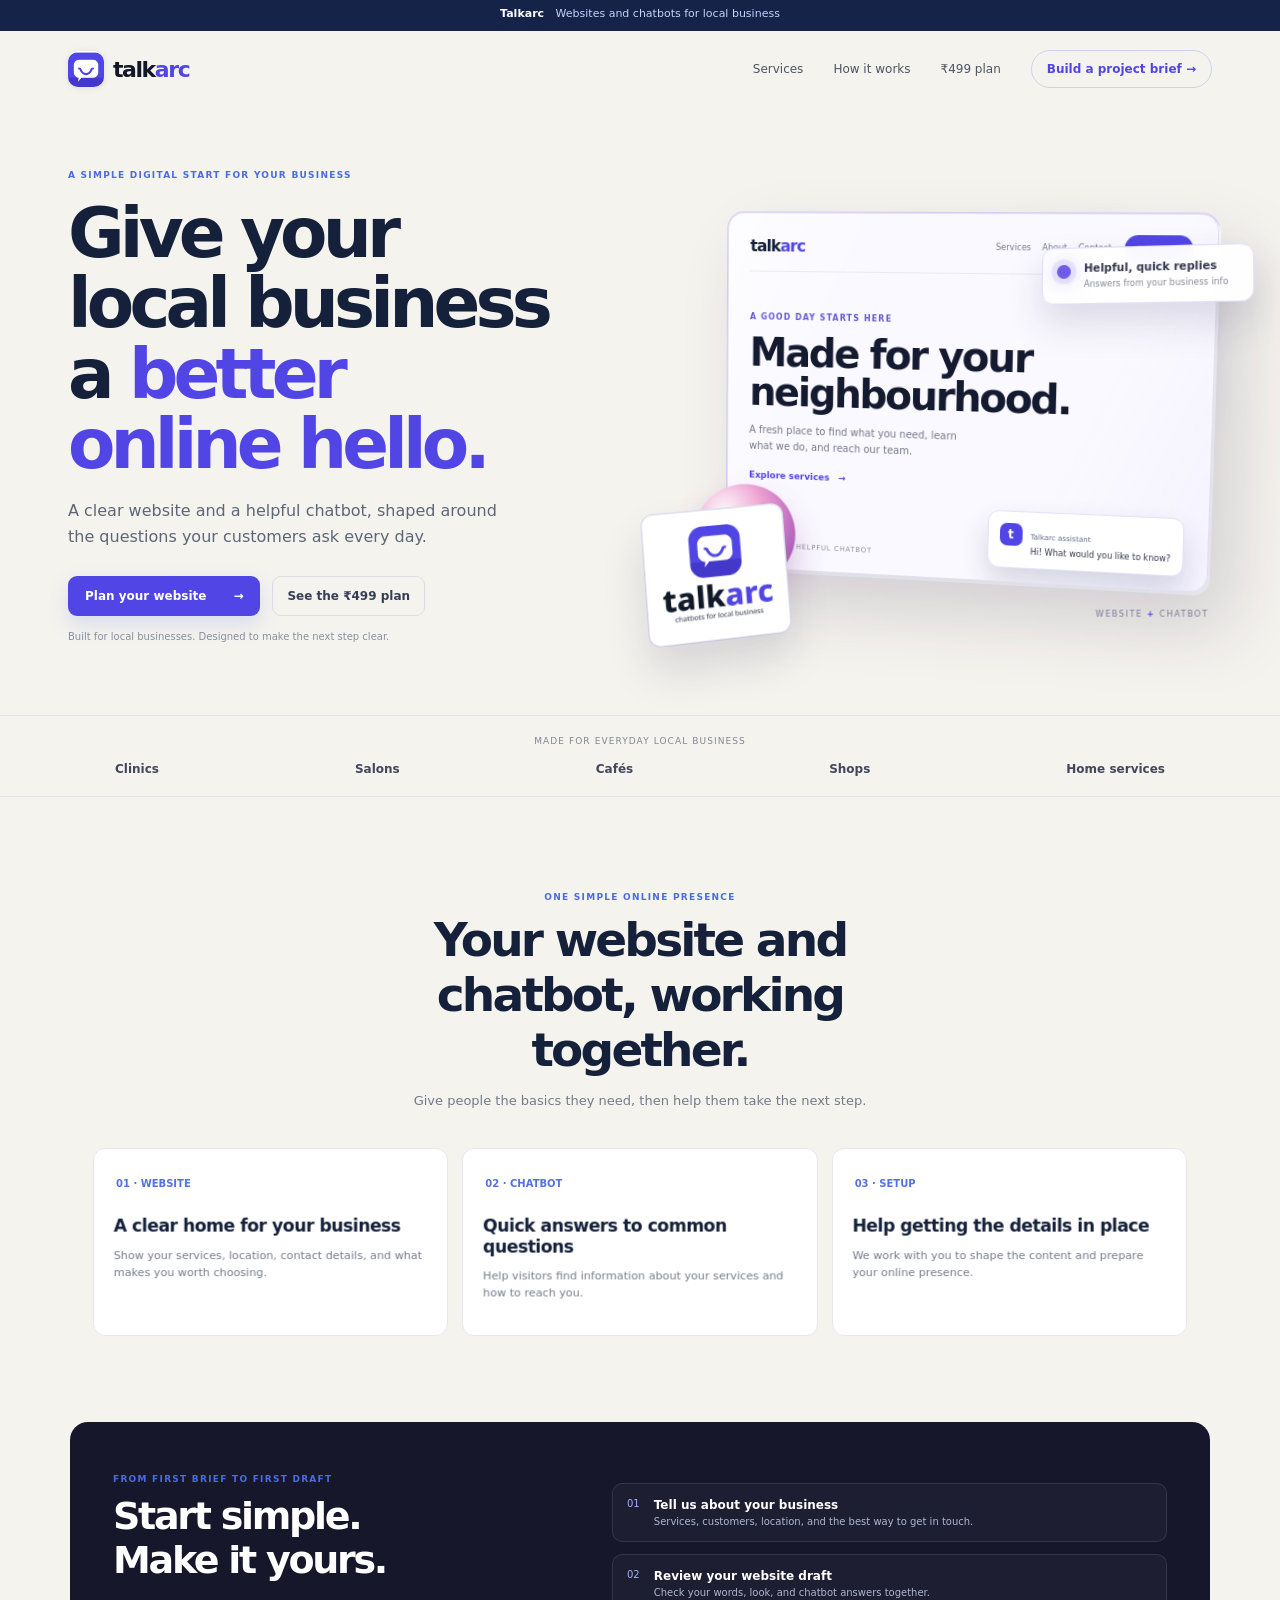
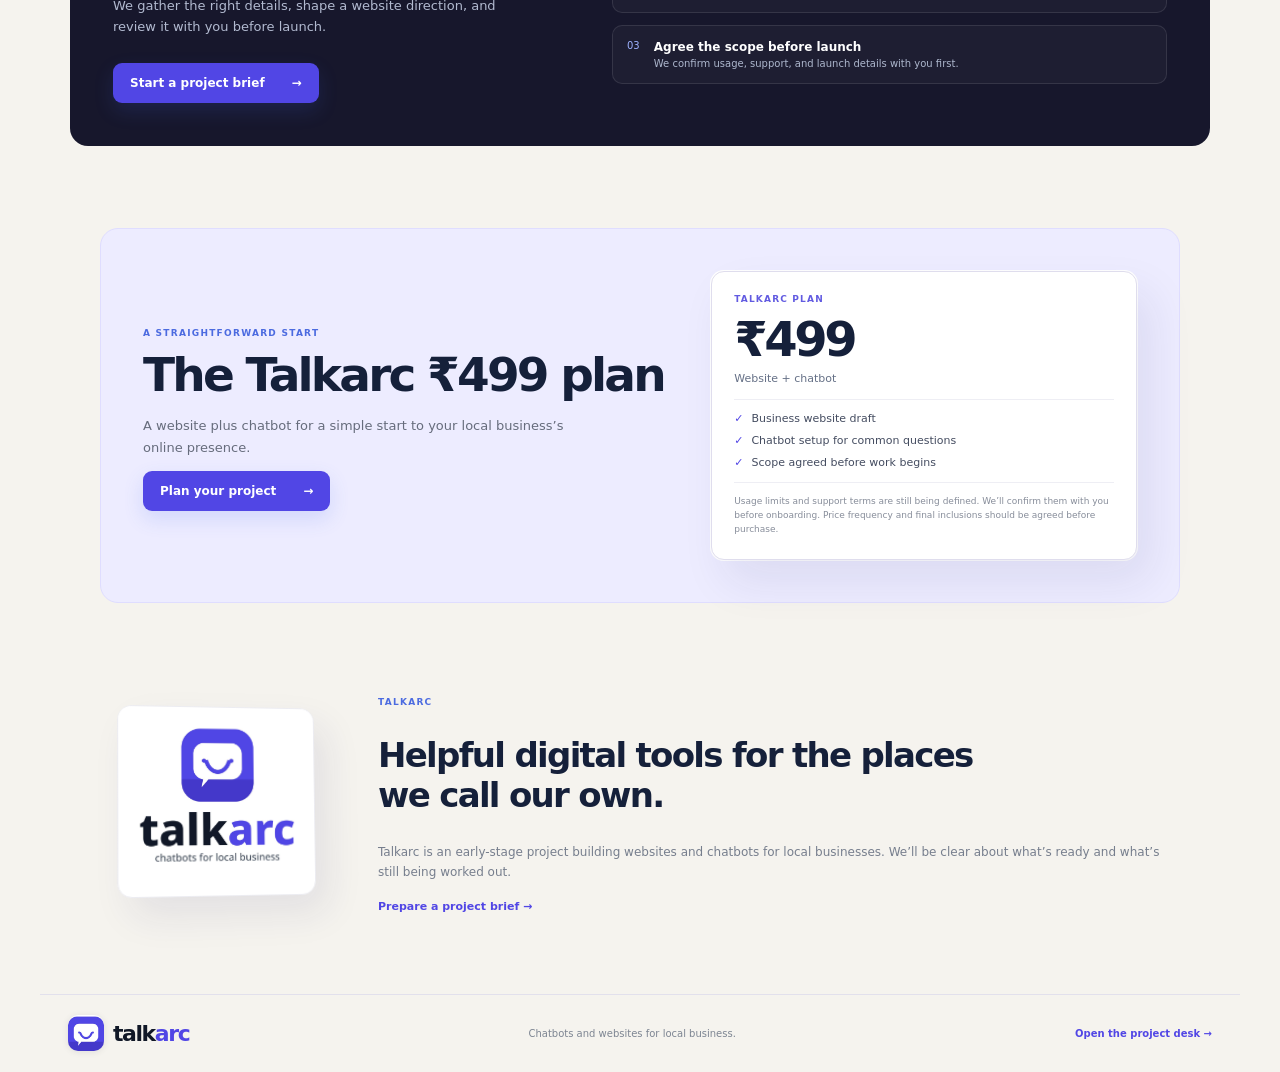
<file: index.html>
<!doctype html>
<html lang="en"><head><meta charset="utf-8"><meta name="viewport" content="width=device-width,initial-scale=1"><title>Talkarc — Websites and chatbots for local business</title><meta name="description" content="Simple websites and helpful chatbots for local businesses. Explore the Talkarc ₹499 plan and start a project brief."><link rel="icon" href="assets/talkarc-logo.png" type="image/png"><link rel="stylesheet" href="assets/creative.css"><link rel="stylesheet" href="assets/agency.css"><link rel="stylesheet" href="assets/talkarc.css"><link rel="stylesheet" href="assets/talkarc-3d.css"></head>
<body class="agency-site talkarc-site"><div class="agency-preview-note"><strong>Talkarc</strong><span> Websites and chatbots for local business</span></div>
<header class="agency-nav"><a class="talkarc-brand" href="/"><span class="talkarc-icon" aria-hidden="true"></span><span>talk<span>arc</span></span></a><nav><a href="#services">Services</a><a href="#how">How it works</a><a href="#plan">₹499 plan</a><a class="agency-nav-cta" href="agency.html">Build a project brief <span>→</span></a></nav></header>
<main><section class="agency-hero talkarc-hero"><div class="agency-hero-copy" data-reveal><p class="eyebrow">A SIMPLE DIGITAL START FOR YOUR BUSINESS</p><h1>Give your local business a <span>better online hello.</span></h1><p class="agency-lead">A clear website and a helpful chatbot, shaped around the questions your customers ask every day.</p><div class="agency-actions"><a class="button-primary" href="agency.html">Plan your website <span>→</span></a><a class="button-quiet" href="#plan">See the ₹499 plan</a></div><p class="agency-honesty">Built for local businesses. Designed to make the next step clear.</p></div><div class="talkarc-hero-art" data-tilt-stage><span class="depth-disc disc-one" aria-hidden="true"></span><span class="depth-disc disc-two" aria-hidden="true"></span><span class="depth-ring" aria-hidden="true"></span><div class="hero-business-card" data-tilt><div class="hero-card-head"><span class="mini-brand">talk<span>arc</span></span><span class="hero-menu">Services　 About　 Contact</span><button>Get in touch</button></div><span class="hero-card-kicker">A GOOD DAY STARTS HERE</span><h2>Made for your<br>neighbourhood.</h2><p>A fresh place to find what you need, learn what we do, and reach our team.</p><a>Explore services　→</a><div class="sample-chat"><div class="chat-avatar">t</div><div><small>Talkarc assistant</small><p>Hi! What would you like to know?</p></div></div><span class="hero-card-caption">WEBSITE + HELPFUL CHATBOT</span></div><div class="talkarc-full-lockup" data-tilt><img src="assets/talkarc-logo.png" alt="Talkarc — chatbots for local business"></div><div class="floating-reply" aria-hidden="true"><span class="reply-glow"></span><b>Helpful, quick replies</b><small>Answers from your business info</small></div><div class="hero-depth-label" aria-hidden="true">WEBSITE <span>+</span> CHATBOT</div></div></section>
<section class="agency-proof talkarc-categories"><span>MADE FOR EVERYDAY LOCAL BUSINESS</span><div><b>Clinics</b><b>Salons</b><b>Cafés</b><b>Shops</b><b>Home services</b></div></section>
<section class="agency-services" id="services"><div class="agency-section-head" data-reveal><p class="eyebrow">ONE SIMPLE ONLINE PRESENCE</p><h2>Your website and chatbot, working together.</h2><p>Give people the basics they need, then help them take the next step.</p></div><div class="agency-service-grid talkarc-service-grid"><article data-reveal><span class="service-number">01 · WEBSITE</span><h3>A clear home for your business</h3><p>Show your services, location, contact details, and what makes you worth choosing.</p></article><article data-reveal><span class="service-number">02 · CHATBOT</span><h3>Quick answers to common questions</h3><p>Help visitors find information about your services and how to reach you.</p></article><article data-reveal><span class="service-number">03 · SETUP</span><h3>Help getting the details in place</h3><p>We work with you to shape the content and prepare your online presence.</p></article></div></section>
<section class="agency-process talkarc-process" id="how"><div data-reveal><p class="eyebrow">FROM FIRST BRIEF TO FIRST DRAFT</p><h2>Start simple.<br>Make it yours.</h2><p>We gather the right details, shape a website direction, and review it with you before launch.</p><a class="button-primary" href="agency.html">Start a project brief <span>→</span></a></div><ol><li data-reveal><span>01</span><div><b>Tell us about your business</b><small>Services, customers, location, and the best way to get in touch.</small></div></li><li data-reveal><span>02</span><div><b>Review your website draft</b><small>Check your words, look, and chatbot answers together.</small></div></li><li data-reveal><span>03</span><div><b>Agree the scope before launch</b><small>We confirm usage, support, and launch details with you first.</small></div></li></ol></section>
<section class="talkarc-plan" id="plan"><div data-reveal><p class="eyebrow">A STRAIGHTFORWARD START</p><h2>The Talkarc ₹499 plan</h2><p>A website plus chatbot for a simple start to your local business’s online presence.</p><a class="button-primary" href="agency.html">Plan your project <span>→</span></a></div><div class="plan-card" data-reveal><span class="plan-label">TALKARC PLAN</span><strong>₹499</strong><span class="plan-desc">Website + chatbot</span><ul><li>Business website draft</li><li>Chatbot setup for common questions</li><li>Scope agreed before work begins</li></ul><small>Usage limits and support terms are still being defined. We’ll confirm them with you before onboarding. Price frequency and final inclusions should be agreed before purchase.</small></div></section>
<section class="talkarc-about" data-reveal><div class="talkarc-logo-large"><img src="assets/talkarc-logo.png" alt="Talkarc — chatbots for local business"></div><div><p class="eyebrow">TALKARC</p><h2>Helpful digital tools for the places we call our own.</h2><p>Talkarc is an early-stage project building websites and chatbots for local businesses. We’ll be clear about what’s ready and what’s still being worked out.</p><a href="agency.html">Prepare a project brief →</a></div></section>
</main><footer class="agency-footer talkarc-footer"><a class="talkarc-brand" href="/"><span class="talkarc-icon" aria-hidden="true"></span><span>talk<span>arc</span></span></a><span>Chatbots and websites for local business.</span><a href="agency.html">Open the project desk →</a></footer><script src="assets/talkarc-3d.js"></script></body></html>
</file>
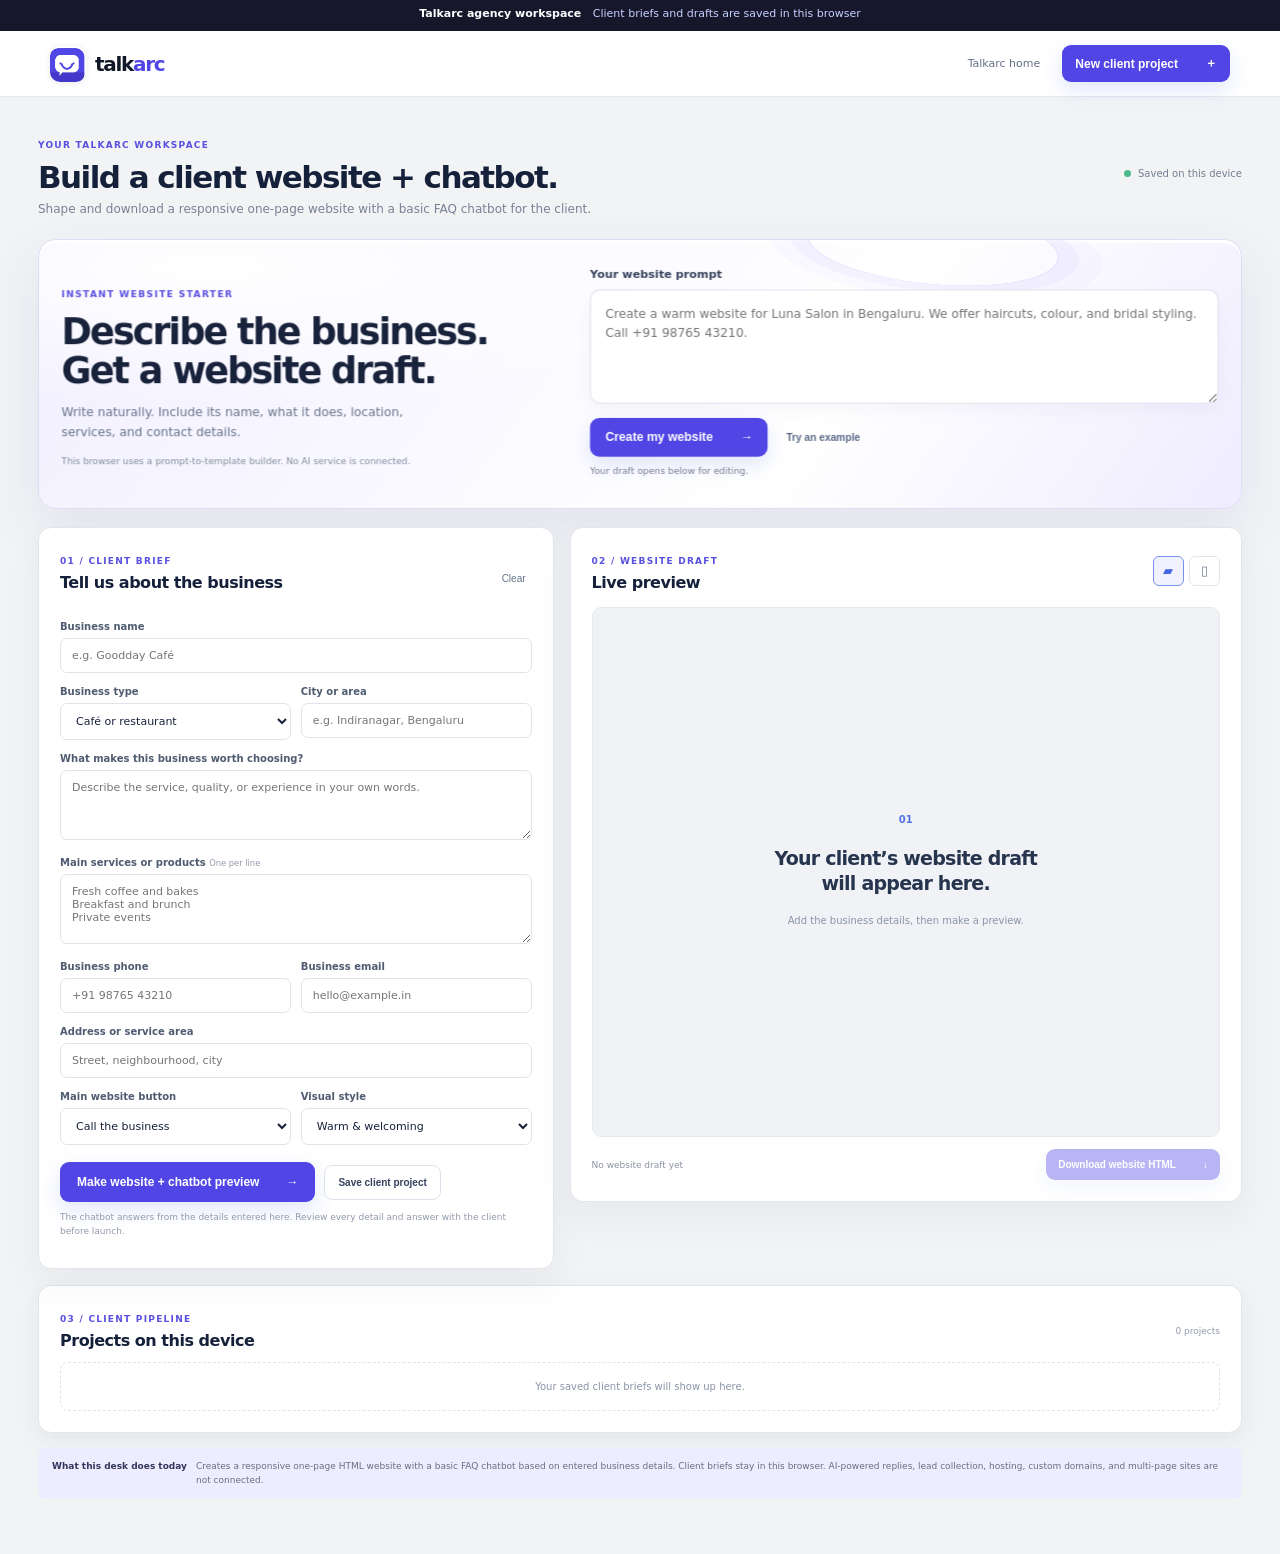
<file: agency.html>
<!doctype html>
<html lang="en"><head><meta charset="utf-8"><meta name="viewport" content="width=device-width,initial-scale=1"><title>Client Project Desk — Talkarc</title><meta name="description" content="Create and manage a local business website and chatbot project."><link rel="icon" href="assets/talkarc-logo.png" type="image/png"><link rel="stylesheet" href="assets/creative.css"><link rel="stylesheet" href="assets/agency.css"><link rel="stylesheet" href="assets/talkarc.css"></head>
<body class="agency-desk talkarc-desk"><div class="agency-preview-note"><strong>Talkarc agency workspace</strong><span> Client briefs and drafts are saved in this browser</span></div>
<header class="agency-desk-nav"><a class="talkarc-brand" href="/"><span class="talkarc-icon" aria-hidden="true"></span><span>talk<span>arc</span></span></a><div><a href="/">Talkarc home</a><button id="newProject" class="button-primary">New client project <span>＋</span></button></div></header>
<main class="desk-main"><div class="desk-heading"><div><p class="eyebrow">YOUR TALKARC WORKSPACE</p><h1>Build a client website + chatbot.</h1><p>Shape and download a responsive one-page website with a basic FAQ chatbot for the client.</p></div><span class="device-save"><i></i> Saved on this device</span></div>
<section class="prompt-builder"><div class="prompt-orbit" aria-hidden="true"></div><div class="prompt-copy"><span class="eyebrow">INSTANT WEBSITE STARTER</span><h2>Describe the business.<br>Get a website draft.</h2><p>Write naturally. Include its name, what it does, location, services, and contact details.</p><small>This browser uses a prompt-to-template builder. No AI service is connected.</small></div><form id="promptForm" class="prompt-entry"><label for="websitePrompt">Your website prompt</label><textarea id="websitePrompt" maxlength="1000" required placeholder="Create a warm website for Luna Salon in Bengaluru. We offer haircuts, colour, and bridal styling. Call +91 98765 43210."></textarea><div class="prompt-actions"><button class="button-primary" type="submit">Create my website <span>→</span></button><button class="prompt-example" type="button" id="fillExample">Try an example</button></div><span id="promptStatus" role="status" aria-live="polite">Your draft opens below for editing.</span></form></section>
<div class="desk-grid"><section class="client-panel"><div class="panel-heading"><div><span class="eyebrow">01 / CLIENT BRIEF</span><h2>Tell us about the business</h2></div><button id="clearBrief" class="text-button" type="button">Clear</button></div>
<form id="clientBrief"><label for="businessName">Business name</label><input id="businessName" name="businessName" maxlength="70" required placeholder="e.g. Goodday Café">
<div class="input-row"><div><label for="businessType">Business type</label><select id="businessType" name="businessType"><option>Café or restaurant</option><option>Salon or beauty studio</option><option>Shop or local maker</option><option>Home service</option><option>Fitness or wellness</option><option>Other local business</option></select></div><div><label for="businessArea">City or area</label><input id="businessArea" name="businessArea" maxlength="70" placeholder="e.g. Indiranagar, Bengaluru"></div></div>
<label for="businessIntro">What makes this business worth choosing?</label><textarea id="businessIntro" name="businessIntro" maxlength="500" required placeholder="Describe the service, quality, or experience in your own words."></textarea>
<label for="businessServices">Main services or products <small>One per line</small></label><textarea id="businessServices" name="businessServices" maxlength="500" placeholder="Fresh coffee and bakes&#10;Breakfast and brunch&#10;Private events"></textarea>
<div class="input-row"><div><label for="businessPhone">Business phone</label><input id="businessPhone" name="businessPhone" type="tel" maxlength="24" placeholder="+91 98765 43210"></div><div><label for="businessEmail">Business email</label><input id="businessEmail" name="businessEmail" type="email" maxlength="120" placeholder="hello@example.in"></div></div>
<label for="businessAddress">Address or service area</label><input id="businessAddress" name="businessAddress" maxlength="140" placeholder="Street, neighbourhood, city">
<div class="input-row"><div><label for="businessAction">Main website button</label><select id="businessAction" name="businessAction"><option value="call">Call the business</option><option value="email">Send an email</option><option value="visit">Visit the business</option></select></div><div><label for="businessLook">Visual style</label><select id="businessLook" name="businessLook"><option value="warm">Warm & welcoming</option><option value="clean">Clean & modern</option><option value="bold">Bold & energetic</option></select></div></div>
<div class="brief-buttons"><button type="submit" class="button-primary">Make website + chatbot preview <span>→</span></button><button type="button" id="saveProject" class="outline-action">Save client project</button></div><p class="form-footnote">The chatbot answers from the details entered here. Review every detail and answer with the client before launch.</p></form></section>
<section class="preview-panel"><div class="preview-head"><div><span class="eyebrow">02 / WEBSITE DRAFT</span><h2>Live preview</h2></div><div class="preview-actions"><button id="desktopPreview" type="button" class="device-button active" aria-label="Desktop preview">▰</button><button id="mobilePreview" type="button" class="device-button" aria-label="Mobile preview">▯</button></div></div><div class="preview-stage"><div id="previewFrameWrap" class="preview-frame-wrap"><iframe id="websitePreview" title="Generated client website preview" sandbox="allow-scripts allow-forms"></iframe></div><div id="previewPlaceholder" class="preview-placeholder"><span>01</span><h3>Your client’s website draft<br>will appear here.</h3><p>Add the business details, then make a preview.</p></div></div><div class="preview-footer"><span id="previewStatus">No website draft yet</span><button type="button" id="downloadWebsite" class="button-primary" disabled>Download website HTML <span>↓</span></button></div></section></div>
<section class="client-projects"><div class="panel-heading"><div><span class="eyebrow">03 / CLIENT PIPELINE</span><h2>Projects on this device</h2></div><span id="projectCount" class="project-count">0 projects</span></div><div id="projectList" class="project-list"></div></section>
<aside class="desk-honesty"><b>What this desk does today</b><span>Creates a responsive one-page HTML website with a basic FAQ chatbot based on entered business details. Client briefs stay in this browser. AI-powered replies, lead collection, hosting, custom domains, and multi-page sites are not connected.</span></aside>
</main><div id="agencyToast" class="agency-toast" role="status" aria-live="polite"></div><script src="assets/agency.js"></script></body></html>
</file>
<file: assets/creative.css>
:root{--ink:#f7f8ff;--muted:#a8b1c8;--blue:#4169ff;--deep:#080d1c;--panel:#10182c;--line:rgba(190,205,255,.13)}
body.creative-site,body.creative-studio{margin:0;overflow-x:clip;background:var(--deep);color:var(--ink);font-family:Inter,ui-sans-serif,system-ui,-apple-system,"Segoe UI",sans-serif}body.creative-site{background:radial-gradient(ellipse at 78% 14%,#162556 0,transparent 37%),#080d1c}.creative-site *,body.creative-studio *{box-sizing:border-box}.creative-site a,.creative-studio a{color:inherit;text-decoration:none}.local-preview-notice{min-height:30px;padding:7px 18px;text-align:center;background:#121d3b;color:#b9c7f4;font-size:12px}.local-preview-notice strong{color:#fff;margin-right:5px}.creative-nav,.studio-topbar{height:72px;max-width:1240px;margin:auto;padding:0 28px;display:flex;align-items:center;gap:34px}.creative-brand{display:inline-flex;align-items:center;gap:10px;font-weight:750;font-size:17px;letter-spacing:-.03em}.creative-brand img{width:29px;height:29px;object-fit:contain}.creative-nav-links{display:flex;align-items:center;gap:28px;margin-left:auto;color:#c8cee0;font-size:13px}.creative-nav-links a:hover,.studio-topbar nav a:hover{color:#fff}.nav-cta,.studio-top-cta{padding:11px 17px;border-radius:999px;background:#4169ff;color:#fff!important;font-weight:650}.creative-nav-toggle{display:none}.campaign-hero{max-width:1240px;margin:0 auto;padding:75px 28px 40px;min-height:570px;display:grid;grid-template-columns:.9fr 1.1fr;gap:48px;align-items:center}.hero-copy{max-width:520px}.eyebrow{color:#7f9cff;text-transform:uppercase;letter-spacing:.16em;font-size:10px;font-weight:750}.hero-copy h1{font-size:clamp(52px,6vw,78px);line-height:.98;letter-spacing:-.065em;margin:20px 0}.hero-lead{font-size:17px;line-height:1.65;color:#b7c0d4;max-width:445px}.hero-actions{display:flex;gap:13px;margin:27px 0 16px}.button-primary{border:0;border-radius:10px;padding:13px 19px;background:linear-gradient(125deg,#5b7aff,#3659ed);color:white;font-size:13px;font-weight:700;cursor:pointer;box-shadow:0 10px 32px #3157ec33}.button-primary span{padding-left:12px}.button-quiet,.outline-action{border:1px solid var(--line);border-radius:10px;background:transparent;color:#ecf0ff;padding:12px 17px;font-weight:600;font-size:12px;cursor:pointer}.hero-note,.local-hint{font-size:11px;color:#828da8}.hero-mosaic{height:430px;display:grid;grid-template-columns:1.08fr .86fr 1fr;grid-template-rows:1fr .8fr;gap:11px;transform:rotate(-2deg)}.mosaic-tile{position:relative;overflow:hidden;border-radius:15px;background:#19264d}.mosaic-tile img{width:100%;height:100%;object-fit:cover;display:block;filter:saturate(.88)}.tile-portrait{grid-row:1/3}.tile-product{grid-column:2;grid-row:1}.tile-night{grid-column:3;grid-row:1}.tile-headphones{grid-column:2;grid-row:2}.tile-audio{grid-column:3;grid-row:2}.tile-cta{position:absolute;right:12px;bottom:12px;background:#0b1226dd;border:1px solid #ffffff22;padding:13px 16px;border-radius:12px;backdrop-filter:blur(12px)}.tile-cta-kicker{font-size:9px;color:#aebff8;text-transform:uppercase;letter-spacing:.12em}.tile-cta strong{display:block;margin-top:5px;font-size:13px}.format-rail{border-block:1px solid var(--line);max-width:1184px;margin:0 auto 70px;padding:19px 24px;display:flex;justify-content:center;gap:72px;color:#d1d8ee}.format-label{font-size:13px}.format-label span{color:#819cff;margin-right:8px}.section-intro{max-width:670px;margin:0 auto 30px;text-align:center}.section-intro h2,.workflow-section h2,.audience-section h2,.pricing-section h2{font-size:clamp(34px,4vw,48px);letter-spacing:-.05em;margin:12px 0}.section-intro p,.workflow-section p,.audience-section p,.pricing-section p{color:#aeb8ce;line-height:1.65}.studio-cards{max-width:1170px;margin:30px auto 100px;padding:0 24px;display:grid;grid-template-columns:repeat(3,1fr);gap:16px}.studio-card{min-height:235px;border:1px solid var(--line);border-radius:17px;padding:25px;background:linear-gradient(150deg,#172344,#101629)}.studio-card h3{font-size:22px;margin:34px 0 8px}.studio-card p{color:#aeb8ce;line-height:1.55;font-size:13px}.workflow-section,.pricing-section{max-width:1150px;margin:0 auto 100px;padding:48px;border:1px solid var(--line);border-radius:24px;background:linear-gradient(120deg,#111c39,#0e1425);display:grid;grid-template-columns:1fr 1fr;gap:35px;align-items:center}.workflow-steps{display:grid;gap:12px}.workflow-steps>*{padding:16px;border-radius:12px;background:#ffffff08;border:1px solid var(--line);color:#dce4ff}.audience-section{text-align:center;margin:0 auto 100px;max-width:1150px;padding:0 24px}.audience-grid{display:grid;grid-template-columns:repeat(3,1fr);gap:14px;margin-top:30px}.audience-grid>*{background:#11192b;border:1px solid var(--line);border-radius:14px;padding:22px;color:#dce3f4}.pricing-section{margin-bottom:80px}.pricing-section .button-primary{justify-self:start}.creative-footer{padding:28px max(24px,calc((100% - 1150px)/2));border-top:1px solid var(--line);display:flex;justify-content:space-between;color:#98a3bb;font-size:12px}
/* Workspace */
.creative-studio{background:#090e1a}.studio-topbar{max-width:none;border-bottom:1px solid var(--line);height:64px;padding:0 24px;gap:25px}.studio-breadcrumb{color:#9da9c2;font-size:12px}.studio-breadcrumb span{padding:0 8px;color:#54617d}.studio-breadcrumb b{color:#e7ebf6}.studio-topbar nav{display:flex;gap:22px;margin-left:auto;color:#aeb8cd;font-size:12px}.studio-top-cta{font-size:12px;padding:9px 14px}.studio-layout{display:grid;grid-template-columns:218px minmax(0,1fr);min-height:calc(100vh - 96px)}.studio-sidebar{border-right:1px solid var(--line);padding:26px 15px;position:relative}.sidebar-label{font-size:9px;letter-spacing:.16em;color:#73809e;font-weight:700;padding:0 12px}.sidebar-label-spaced{margin-top:30px}.tool-nav{width:100%;border:0;background:transparent;text-align:left;color:#aab4c9;padding:12px;border-radius:8px;cursor:pointer;font-size:12px;margin:2px 0}.tool-nav:hover,.tool-nav.active{background:#283b78;color:white}.sidebar-bottom{position:absolute;bottom:22px;left:26px;color:#8996b1;font-size:10px;display:flex;gap:8px;align-items:center}.local-dot{width:7px;height:7px;background:#52d7a2;border-radius:50%}.studio-main{max-width:1350px;width:100%;margin:auto;padding:35px clamp(22px,4vw,62px) 70px}.studio-heading{display:flex;justify-content:space-between;align-items:center;margin-bottom:24px}.studio-heading h1{font-size:32px;letter-spacing:-.05em;margin:8px 0}.studio-heading p:not(.eyebrow){margin:0;color:#a6b0c6;font-size:13px}.studio-panel{display:none}.studio-panel.active{display:block}.studio-main-grid,.image-workbench,.audio-workbench,.ad-workbench{display:grid;grid-template-columns:1fr 1fr;gap:20px}.studio-form,.brief-aside,.image-source,.image-results,.audio-visual,.storyboard-controls,.workflow-builder{background:#11192a;border:1px solid var(--line);border-radius:15px;padding:23px}.studio-form h2{margin:7px 0 18px;font-size:22px}.studio-form label,.storyboard-controls label,.workflow-builder>label{display:block;color:#c8d0e1;font-size:11px;margin:14px 0 7px}.studio-form input,.studio-form textarea,.storyboard-controls input,.storyboard-controls select,.workflow-builder input{width:100%;padding:12px;border:1px solid #2a3650;background:#0b1120;border-radius:8px;color:#eff3ff;font:inherit;font-size:12px;outline:none}.studio-form textarea{min-height:100px;resize:vertical}.studio-form input:focus,.studio-form textarea:focus,.storyboard-controls input:focus{border-color:#5577ff}.format-choice{display:flex;gap:14px;flex-wrap:wrap;border:1px solid var(--line);border-radius:9px;margin:17px 0;padding:11px}.format-choice legend{color:#b7c1d8;font-size:10px;padding:0 5px}.format-choice label,.workflow-checks label{display:flex;gap:5px;align-items:center;margin:0;font-size:10px}.format-choice input,.workflow-checks input{accent-color:#5074ff}.brief-aside{display:flex;flex-direction:column;justify-content:center}.brief-aside img{width:100%;height:220px;object-fit:cover;border-radius:10px}.brief-aside h3{margin-bottom:7px}.brief-aside p{font-size:12px;color:#aeb8cd;line-height:1.6}.campaign-result{margin-top:20px}.panel-intro{display:flex;justify-content:space-between;align-items:center;margin:6px 0 20px}.panel-intro h2{font-size:25px;letter-spacing:-.04em;margin:7px 0}.panel-intro p:not(.eyebrow){color:#aab5ca;font-size:12px}.capability-badge{border:1px solid #3852a0;background:#142147;color:#abc0ff;border-radius:99px;padding:8px 11px;font-size:9px;letter-spacing:.1em;white-space:nowrap}.upload-zone{border:1px dashed #42547d;border-radius:10px;padding:17px;margin:15px 0;color:#abb7d0;font-size:11px}.upload-zone input{max-width:100%;margin-top:10px;color:#94a1bb}.sample-picker{display:flex;gap:8px;flex-wrap:wrap}.sample-picker button{border:1px solid var(--line);background:#182238;color:#d5ddf1;border-radius:7px;padding:8px;font-size:10px;cursor:pointer}.source-preview-wrap img{width:100%;height:185px;object-fit:contain;background:#0a1020;border-radius:9px;margin:15px 0}.variation-grid,.storyboard-grid,.library-grid{display:grid;grid-template-columns:repeat(3,minmax(0,1fr));gap:12px}.variation-empty{grid-column:1/-1;text-align:center;color:#8290ab;padding:22px}.variation-empty img{width:100%;height:165px;object-fit:cover;border-radius:10px}.variation-card,.scene-card,.asset-card,.project-card{border:1px solid var(--line);background:#11192a;padding:12px;border-radius:12px;min-width:0}.variation-card canvas,.asset-card img{width:100%;height:170px;object-fit:cover;border-radius:8px;background:#0b1120}.variation-card h4,.scene-card h4{margin:10px 0 6px}.variation-card button,.scene-card button,.asset-card button,.workflow-template-grid button,.saved-workflows button{font-size:10px}.storyboard-controls{display:grid;grid-template-columns:1fr 1fr;gap:8px;align-items:end}.storyboard-controls label{margin-bottom:-2px}.storyboard-controls button{grid-column:1/-1}.storyboard-toolbar,.library-toolbar{display:flex;align-items:center;justify-content:space-between;margin:24px 0 12px}.storyboard-toolbar h3{font-size:15px}.storyboard-toolbar>div{display:flex;gap:7px}.storyboard-empty,.library-empty{grid-column:1/-1;padding:28px;text-align:center;border:1px dashed var(--line);border-radius:12px;color:#8995ad;font-size:12px}.scene-card textarea{width:100%;min-height:58px;background:#0b1120;border:1px solid var(--line);color:#e9edfa;border-radius:7px;padding:8px;font:inherit;font-size:11px}.scene-card .scene-meta{color:#8492ad;font-size:9px}.audio-visual{position:relative;min-height:350px;padding:0;overflow:hidden}.audio-visual>img{width:100%;height:100%;min-height:350px;object-fit:cover;opacity:.7}.voice-output{position:absolute;bottom:0;left:0;right:0;background:linear-gradient(transparent,#080d1cef 33%);padding:38px 20px 18px}.voice-output p{font-size:13px;line-height:1.6}.audio-actions{display:flex;gap:9px;align-items:center;flex-wrap:wrap;margin-top:15px}.audio-actions label{margin:0}.audio-actions select{width:auto}.ad-variants{display:grid;gap:10px}.ad-variant{background:#11192a;border:1px solid var(--line);padding:17px;border-radius:12px}.ad-variant h3{margin:0 0 8px;font-size:15px}.ad-variant p{font-size:12px;color:#c0c9dc;line-height:1.55}.ad-variant button,.asset-card button,.project-card button{margin-right:7px;margin-top:5px;border:1px solid var(--line);background:#19243b;color:#d9e1f3;padding:8px;border-radius:7px;cursor:pointer}.library-tabs{display:flex;gap:8px}.library-tab{border:1px solid var(--line);background:#11192a;color:#aab5ca;border-radius:9px;padding:10px 14px;cursor:pointer}.library-tab.active{background:#273b79;color:white}.asset-card img{object-fit:cover}.asset-card h4,.project-card h4{font-size:12px}.asset-card p,.project-card p{font-size:10px;color:#8e9bb5}.workflow-template-grid{display:grid;grid-template-columns:1fr 1fr;gap:14px}.workflow-template-grid article{border:1px solid var(--line);background:#11192a;padding:18px;border-radius:12px}.workflow-template-grid h3{margin:12px 0 5px}.workflow-template-grid p{color:#a6b2c8;font-size:11px;line-height:1.5}.workflow-template-grid button{background:transparent;color:#9eb3ff;border:0;padding:0;cursor:pointer}.workflow-builder{margin-top:18px}.workflow-builder h3{margin:4px 0}.workflow-checks{display:flex;gap:12px;flex-wrap:wrap;margin:15px 0}.saved-workflows{display:grid;grid-template-columns:repeat(3,1fr);gap:10px;margin-top:15px}.saved-workflows article{border:1px solid var(--line);background:#11192a;border-radius:10px;padding:13px}.saved-workflows h4{margin:0 0 7px}.saved-workflows p{font-size:10px;color:#9caac4}.studio-toast{position:fixed;z-index:10;bottom:24px;right:24px;background:#293b77;color:white;border:1px solid #778eff66;padding:12px 17px;border-radius:9px;opacity:0;pointer-events:none;transform:translateY(10px);transition:.2s;font-size:12px}.studio-toast.show{opacity:1;transform:none}.studio-footer{border-top:1px solid var(--line);padding:20px 25px;display:flex;justify-content:space-between;color:#8491aa;font-size:11px}
@media(max-width:850px){.campaign-hero{grid-template-columns:1fr;padding-top:48px;gap:30px}.hero-mosaic{max-width:620px;width:100%;margin:auto;height:360px}.creative-nav{height:62px;position:relative}.creative-nav-toggle{display:block;margin-left:auto;background:transparent;color:white;border:1px solid var(--line);padding:8px 12px;border-radius:8px}.creative-nav-links{display:none;position:absolute;z-index:5;top:58px;left:12px;right:12px;padding:17px;background:#121a2c;border:1px solid var(--line);border-radius:12px;flex-direction:column;align-items:stretch;gap:15px}.creative-nav-links.open{display:flex}.studio-layout{grid-template-columns:1fr}.studio-sidebar{border-right:0;border-bottom:1px solid var(--line);display:flex;gap:5px;overflow-x:auto;padding:8px 12px}.sidebar-label,.sidebar-bottom{display:none}.tool-nav{width:auto;white-space:nowrap;padding:9px 12px}.studio-main-grid,.image-workbench,.audio-workbench,.ad-workbench{grid-template-columns:1fr}.studio-topbar nav{display:none}.studio-breadcrumb{margin-left:auto}.workflow-section,.pricing-section{margin-inline:20px;padding:28px;grid-template-columns:1fr}.studio-cards{margin-bottom:65px}}
@media(max-width:560px){.local-preview-notice{font-size:10px}.creative-nav{padding:0 17px}.campaign-hero{padding:45px 18px 30px;min-height:auto}.hero-copy h1{font-size:53px}.hero-lead{font-size:15px}.hero-mosaic{height:270px;gap:7px}.tile-cta{padding:9px 11px}.format-rail{gap:18px;margin-bottom:55px;flex-wrap:wrap}.studio-cards,.audience-grid{grid-template-columns:1fr}.studio-cards{padding:0 18px}.studio-card{min-height:180px}.workflow-section,.pricing-section{padding:22px;margin-inline:14px}.creative-footer{padding:22px 17px;gap:14px;flex-wrap:wrap}.studio-topbar{padding:0 14px;gap:10px}.studio-breadcrumb{font-size:10px}.studio-top-cta{font-size:10px;padding:8px 10px}.studio-main{padding:24px 14px 50px}.studio-heading h1{font-size:25px}.studio-heading .outline-action{padding:9px;font-size:10px}.panel-intro{align-items:flex-start;gap:8px}.panel-intro h2{font-size:21px}.capability-badge{font-size:8px;padding:7px}.studio-form,.brief-aside,.image-source,.image-results,.storyboard-controls,.workflow-builder{padding:16px}.storyboard-controls{grid-template-columns:1fr}.storyboard-toolbar{align-items:flex-start;gap:10px;flex-direction:column}.storyboard-toolbar>div{flex-wrap:wrap}.variation-grid,.library-grid,.saved-workflows,.workflow-template-grid{grid-template-columns:1fr}.variation-card canvas,.asset-card img{height:230px}.audio-actions .button-primary{width:100%}.library-toolbar{gap:8px;flex-wrap:wrap}.studio-footer{padding:17px;gap:10px;flex-wrap:wrap}}
</file>
<file: assets/agency.css>
.agency-site,.agency-desk{--paper:#f5f3ee;--white:#fffefa;--blue:#4267e9;--navy:#101a33;--text:#15203a;--soft:#7c8494;--stroke:#e4e2df;background:var(--paper);color:var(--text);font-family:Inter,ui-sans-serif,system-ui,-apple-system,"Segoe UI",sans-serif;margin:0;overflow-x:clip}.agency-site *,.agency-desk *{box-sizing:border-box}.agency-site a,.agency-desk a{color:inherit;text-decoration:none}.agency-preview-note{min-height:31px;padding:7px 18px;text-align:center;background:#142347;color:#c5d2ff;font-size:11px}.agency-preview-note strong{color:#fff;margin-right:8px}.agency-nav,.agency-footer{max-width:1200px;padding:0 28px;height:76px;margin:auto;display:flex;align-items:center;justify-content:space-between}.agency-brand{display:inline-flex;align-items:center;gap:9px;font-size:17px;font-weight:800;letter-spacing:-.04em}.agency-brand img{width:28px;height:28px}.agency-brand i{font-style:normal;color:var(--blue)}.agency-nav nav{display:flex;align-items:center;gap:30px;font-size:12px;color:#4c5462}.agency-nav nav a:hover{color:var(--blue)}.agency-nav-cta{border:1px solid #cbd3ec;border-radius:999px;padding:11px 15px;color:var(--blue)!important;font-weight:700}.agency-hero{max-width:1200px;margin:auto;padding:68px 28px 72px;min-height:570px;display:grid;grid-template-columns:1fr 1fr;gap:55px;align-items:center}.agency-hero-copy{max-width:500px}.agency-site .eyebrow,.agency-desk .eyebrow{color:#4c6be0;text-transform:uppercase;letter-spacing:.14em;font-size:9px;font-weight:800}.agency-hero h1{font-size:clamp(48px,6vw,73px);line-height:1.02;letter-spacing:-.07em;margin:18px 0}.agency-hero h1 span{color:var(--blue)}.agency-lead{max-width:460px;font-size:16px;line-height:1.65;color:#5d6677}.agency-actions{display:flex;gap:12px;align-items:center;margin:26px 0 15px}.agency-site .button-primary,.agency-desk .button-primary{display:inline-flex;align-items:center;justify-content:center;gap:15px;border:0;border-radius:9px;padding:13px 17px;background:var(--blue);color:white;font-weight:700;font-size:12px;cursor:pointer;box-shadow:0 8px 20px #4267e928}.agency-site .button-quiet{border:1px solid #dadde4;border-radius:9px;padding:12px 14px;color:#343e54;font-size:12px;font-weight:650}.agency-site .button-primary:hover,.agency-desk .button-primary:hover{background:#3155d0}.agency-honesty{font-size:10px;color:#8790a0}.agency-showcase{height:416px;position:relative;border:1px solid #d6d9e1;border-radius:16px;padding:12px;background:#e6e8ed;box-shadow:0 28px 70px #2638581a;transform:rotate(1deg)}.showcase-toolbar{height:20px;display:flex;gap:5px;align-items:center;padding:0 5px 9px}.showcase-toolbar>span{height:6px;width:6px;border-radius:50%;background:#b2b7c2}.showcase-toolbar small{margin-left:auto;color:#798196;font-size:7px;letter-spacing:.1em}.showcase-page{height:calc(100% - 20px);position:relative;overflow:hidden;border-radius:8px;background:#f9f1df;padding:20px 23px}.showcase-nav{position:relative;z-index:2;display:flex;align-items:center;justify-content:space-between;font-size:7px;color:#555b59}.showcase-nav b{font-size:14px;color:#203a37;letter-spacing:-.04em}.showcase-nav b i{font-style:normal;color:#df7d4c}.showcase-nav button,.showcase-content button{border:0;border-radius:30px;background:#345e4e;color:white;padding:8px 12px;font-size:7px}.showcase-content{position:relative;z-index:2;max-width:55%;margin-top:58px}.showcase-kicker{font-size:7px;letter-spacing:.16em;color:#9a7758}.showcase-content h2{font-family:Georgia,serif;font-size:49px;line-height:.95;letter-spacing:-.05em;margin:12px 0;color:#274d41}.showcase-content p{max-width:220px;color:#626962;font-size:9px;line-height:1.6}.showcase-content button{margin-top:9px}.showcase-orb{position:absolute;border-radius:50%}.orb-one{width:255px;height:255px;right:-35px;top:91px;background:radial-gradient(circle at 35% 30%,#f5c690,#d58b58 70%,#bb6944);box-shadow:inset -25px -18px 40px #864c3c4f}.orb-two{width:138px;height:138px;right:93px;bottom:-76px;background:#dbe4bf}.showcase-caption{position:absolute;bottom:12px;left:20px;right:20px;display:flex;justify-content:space-between;color:#6d756e;font-size:7px;letter-spacing:.1em}.showcase-caption b{color:#233f36;font-size:8px;letter-spacing:0}.agency-proof{border-block:1px solid #dfded9;padding:20px 28px;text-align:center;color:#818694;font-size:9px;letter-spacing:.12em}.agency-proof>div{max-width:1050px;margin:16px auto 0;display:flex;justify-content:space-between;color:#3f495c;font-size:12px;letter-spacing:0}.agency-services{max-width:1150px;margin:auto;padding:86px 28px}.agency-section-head{text-align:center;max-width:520px;margin:0 auto 36px}.agency-section-head h2,.agency-process h2,.agency-about h2{font-size:clamp(34px,4vw,47px);letter-spacing:-.06em;margin:10px 0}.agency-section-head>p:last-child,.agency-process>div>p:not(.eyebrow),.agency-about>p:not(.eyebrow){font-size:13px;line-height:1.65;color:#737b89}.agency-service-grid{display:grid;grid-template-columns:repeat(3,1fr);gap:14px}.agency-service-grid article{padding:23px 22px;border:1px solid #e2e1dd;background:#fbfaf7;border-radius:12px;min-height:185px}.service-number{color:#5472df;font-size:10px;font-weight:800}.agency-service-grid h3{font-size:17px;letter-spacing:-.03em;margin:25px 0 7px}.agency-service-grid p{font-size:11px;line-height:1.55;color:#737b89}.agency-process{max-width:1140px;margin:0 auto 82px;border-radius:18px;background:#121d37;color:white;padding:43px;display:grid;grid-template-columns:.9fr 1.1fr;gap:45px;align-items:center}.agency-process h2{font-size:38px}.agency-process>div>p:not(.eyebrow){color:#b2bad0;max-width:400px}.agency-process .button-primary{margin-top:12px}.agency-process ol{margin:0;padding:0;list-style:none;display:grid;gap:12px}.agency-process li{display:flex;gap:14px;align-items:flex-start;padding:14px;border:1px solid #ffffff1a;border-radius:10px;background:#ffffff08}.agency-process li>span{font-size:10px;color:#9eb2ff}.agency-process li b,.agency-process li small{display:block}.agency-process li b{font-size:12px}.agency-process li small{font-size:10px;color:#aeb8ce;margin-top:4px}.agency-about{text-align:center;max-width:620px;margin:0 auto 82px;padding:0 20px}.agency-about>p:not(.eyebrow){font-size:12px}.agency-about>a{display:inline-block;color:var(--blue);font-weight:700;font-size:12px;margin-top:12px}.agency-footer{border-top:1px solid #dfded9;height:auto;min-height:78px;color:#7d8592;font-size:10px}.agency-footer>a:last-child{color:var(--blue);font-weight:700}.agency-desk{background:#f2f3f5;color:#15203a}.agency-desk-nav{height:66px;background:#fff;display:flex;justify-content:space-between;align-items:center;padding:0 clamp(16px,4vw,50px);border-bottom:1px solid #e6e8eb}.agency-desk-nav>div{display:flex;align-items:center;gap:22px;font-size:11px;color:#657086}.agency-desk-nav .button-primary{padding:10px 13px}.desk-main{max-width:1320px;margin:auto;padding:34px clamp(16px,3vw,38px) 55px}.desk-heading{display:flex;justify-content:space-between;align-items:center;margin-bottom:23px}.desk-heading h1{font-size:31px;letter-spacing:-.05em;margin:7px 0}.desk-heading p:not(.eyebrow){color:#788194;font-size:12px;margin:0}.device-save{color:#727e91;font-size:10px;display:flex;gap:7px;align-items:center}.device-save i{width:7px;height:7px;border-radius:50%;background:#4bbb8b}.desk-grid{display:grid;grid-template-columns:minmax(310px,.92fr) minmax(420px,1.2fr);gap:16px;align-items:start}.client-panel,.preview-panel,.client-projects{background:#fff;border:1px solid #e2e5e9;border-radius:13px;padding:21px;box-shadow:0 8px 25px #1c2c4610}.panel-heading,.preview-head{display:flex;justify-content:space-between;align-items:center}.panel-heading h2,.preview-head h2,.client-projects h2{font-size:16px;letter-spacing:-.03em;margin:5px 0 16px}.text-button{border:0;background:none;color:#66748b;font-size:10px;cursor:pointer}.client-panel label{display:block;font-size:10px;color:#4f5b70;font-weight:700;margin:13px 0 6px}.client-panel label small{font-weight:400;color:#929aaa}.client-panel input,.client-panel textarea,.client-panel select{width:100%;padding:10px 11px;border:1px solid #dfe3ea;border-radius:7px;background:white;color:#17213a;font:inherit;font-size:11px;outline:0}.client-panel input:focus,.client-panel textarea:focus,.client-panel select:focus{border-color:#6b87ef;box-shadow:0 0 0 3px #4267e91a}.client-panel textarea{min-height:70px;resize:vertical}.input-row{display:grid;grid-template-columns:1fr 1fr;gap:10px}.brief-buttons{display:flex;gap:9px;align-items:center;flex-wrap:wrap;margin-top:17px}.brief-buttons .button-primary{border:0}.agency-desk .outline-action{border:1px solid #dce1eb;color:#34425e;padding:11px 13px;border-radius:8px;background:white;font-size:10px;font-weight:650;cursor:pointer}.form-footnote{font-size:9px;color:#929aaa;line-height:1.5}.preview-head h2{margin-bottom:0}.preview-actions{display:flex;gap:5px}.device-button{width:31px;height:30px;border:1px solid #e1e5ec;background:#fff;border-radius:6px;color:#737e92;cursor:pointer}.device-button.active{border-color:#7890ee;background:#f0f3ff;color:#4167e5}.preview-stage{min-height:530px;margin:15px 0 12px;padding:15px;background:#f0f2f5;border:1px solid #e6e9ee;border-radius:9px;display:flex;align-items:center;justify-content:center;overflow:hidden}.preview-frame-wrap{width:100%;height:500px;background:white;box-shadow:0 4px 18px #1d2a3f18;display:none;transition:width .2s}.preview-frame-wrap.show{display:block}.preview-frame-wrap.mobile{width:375px;max-width:100%;height:500px;border:7px solid #1b2336;border-radius:22px;overflow:hidden}.preview-frame-wrap iframe{border:0;width:100%;height:100%;background:#fff}.preview-placeholder{text-align:center;color:#8b95a7}.preview-placeholder>span{font-size:10px;color:#5473e2;font-weight:800}.preview-placeholder h3{font-size:19px;letter-spacing:-.04em;color:#26344e;line-height:1.3}.preview-placeholder p{font-size:10px}.preview-footer{display:flex;justify-content:space-between;align-items:center;gap:9px}.preview-footer>span{color:#8b94a2;font-size:9px}.preview-footer .button-primary{padding:10px 12px;font-size:10px}.preview-footer button:disabled{opacity:.4;cursor:not-allowed}.client-projects{margin-top:16px}.client-projects .panel-heading{margin-bottom:8px}.client-projects h2{margin-bottom:4px}.project-count{font-size:9px;color:#929aaa}.project-list{display:grid;grid-template-columns:repeat(2,1fr);gap:9px}.project-empty{border:1px dashed #dfe3ea;border-radius:8px;padding:18px;text-align:center;color:#8b95a7;font-size:10px;grid-column:1/-1}.client-project{border:1px solid #e6e8ed;border-radius:8px;padding:12px;display:flex;justify-content:space-between;gap:8px;align-items:center}.client-project b,.client-project small{display:block}.client-project b{font-size:11px}.client-project small{font-size:9px;color:#8993a3;margin-top:4px}.client-project select{border:1px solid #e0e4ec;border-radius:6px;padding:6px;color:#4c5870;font-size:9px}.client-project button{border:0;background:none;color:#5070df;font-size:9px;cursor:pointer}.desk-honesty{margin-top:15px;padding:12px 14px;border-radius:8px;background:#e8ebf3;color:#68738a;font-size:9px;line-height:1.5;display:flex;gap:9px}.desk-honesty b{white-space:nowrap;color:#34425e}.agency-toast{position:fixed;bottom:22px;right:22px;z-index:10;background:#172440;color:white;border-radius:9px;padding:12px 16px;font-size:11px;box-shadow:0 7px 25px #0d18333b;opacity:0;transform:translateY(8px);transition:.2s;pointer-events:none}.agency-toast.show{opacity:1;transform:none}
@media(max-width:850px){.agency-hero{grid-template-columns:1fr;gap:30px;padding-top:48px}.agency-showcase{max-width:580px;width:100%;margin:auto}.agency-process{margin:0 18px 65px;grid-template-columns:1fr;padding:30px}.agency-service-grid{gap:9px}.desk-grid{grid-template-columns:1fr}.preview-stage{min-height:450px}.preview-frame-wrap{height:420px}}
@media(max-width:600px){.agency-nav{height:64px;padding:0 16px}.agency-nav nav{gap:0}.agency-nav nav>a:not(.agency-nav-cta){display:none}.agency-nav-cta{font-size:9px;padding:9px 11px}.agency-hero{padding:40px 18px 46px;min-height:auto}.agency-hero h1{font-size:50px}.agency-lead{font-size:14px}.agency-showcase{height:320px;padding:8px}.showcase-page{padding:15px}.showcase-content{margin-top:47px}.showcase-content h2{font-size:39px}.showcase-orb.orb-one{width:200px;height:200px;right:-55px;top:84px}.orb-two{right:50px}.showcase-nav span{font-size:6px}.agency-proof{padding:18px}.agency-proof>div{display:grid;grid-template-columns:1fr 1fr;gap:12px;font-size:10px}.agency-services{padding:65px 18px}.agency-service-grid{grid-template-columns:1fr}.agency-service-grid article{min-height:145px}.agency-service-grid h3{margin-top:18px}.agency-process{padding:23px;margin-inline:12px}.agency-process h2{font-size:32px}.agency-about{margin-bottom:60px}.agency-footer{padding:17px;gap:12px;flex-wrap:wrap}.agency-footer>span{order:3;width:100%}.agency-desk-nav{padding:0 13px}.agency-desk-nav>div{gap:8px}.agency-desk-nav>div>a{font-size:0}.agency-desk-nav>div>a:after{content:"Home";font-size:10px}.desk-main{padding:23px 12px 40px}.desk-heading{align-items:flex-start;gap:8px}.desk-heading h1{font-size:25px}.desk-heading p:not(.eyebrow){font-size:10px}.device-save{font-size:0;margin-top:5px}.device-save i{width:9px;height:9px}.client-panel,.preview-panel,.client-projects{padding:15px}.input-row{grid-template-columns:1fr}.preview-stage{min-height:400px;padding:7px}.preview-frame-wrap{height:385px}.preview-footer{align-items:flex-start;flex-direction:column}.preview-footer .button-primary{width:100%}.project-list{grid-template-columns:1fr}.desk-honesty{flex-direction:column;gap:4px}}
.prompt-builder{position:relative;isolation:isolate;overflow:hidden;display:grid;grid-template-columns:.88fr 1.12fr;gap:34px;align-items:center;margin:0 0 18px;padding:30px 34px;border:1px solid #deddf3;border-radius:18px;background:radial-gradient(ellipse at 14% 10%,#fff 0,transparent 42%),linear-gradient(125deg,#f1efff,#fff 65%,#eeecff);box-shadow:0 20px 55px #4540a316,0 3px 0 #fff inset;perspective:900px;transform-style:preserve-3d}.prompt-orbit{position:absolute;z-index:-1;width:240px;height:240px;right:16%;top:-118px;border:1px solid #665be933;border-radius:50%;box-shadow:0 0 0 18px #665be90a,0 0 0 38px #665be907;transform:rotateX(63deg) rotateZ(-20deg);animation:prompt-orbit 18s linear infinite}.prompt-copy,.prompt-entry{position:relative;z-index:1;transform:translateZ(18px)}.prompt-copy h2{margin:11px 0;font-size:clamp(24px,3vw,36px);line-height:1.06;letter-spacing:-.055em;color:#18223b}.prompt-copy>p{max-width:340px;color:#69748b;font-size:12px;line-height:1.65}.prompt-copy small{display:block;margin-top:13px;color:#828b9c;font-size:9px}.prompt-entry label{display:block;margin-bottom:8px;color:#37435d;font-size:11px;font-weight:750}.prompt-entry textarea{width:100%;height:112px;resize:vertical;padding:14px;border:1px solid #dfe1ed;border-radius:10px;background:#ffffffed;color:#1b2943;font-family:inherit;font-size:12px;line-height:1.6;box-shadow:0 7px 18px #2826500a}.prompt-entry textarea:focus{outline:2px solid #665be966;border-color:#7668ee}.prompt-actions{display:flex;gap:12px;align-items:center;margin-top:10px}.prompt-actions .button-primary{padding:12px 15px}.prompt-example{border:0;background:none;color:#596987;font-size:10px;font-weight:700;cursor:pointer}.prompt-example:hover{color:#5146e5}.prompt-entry [role=status]{display:block;min-height:14px;margin-top:9px;color:#777f92;font-size:9px}.agency-desk .desk-grid{perspective:1200px}.agency-desk .client-panel,.agency-desk .preview-panel{transform-style:preserve-3d;box-shadow:0 16px 38px #1c29400d,0 1px 0 #fff inset;transition:transform .3s,box-shadow .3s}.agency-desk .client-panel:hover,.agency-desk .preview-panel:hover{transform:translateY(-3px) rotateX(.6deg);box-shadow:0 22px 44px #1c294014}.agency-desk .desk-heading{animation:desk-arrive .7s cubic-bezier(.2,.8,.2,1) both}.agency-desk .prompt-builder{animation:desk-arrive .8s .1s cubic-bezier(.2,.8,.2,1) both}.agency-desk .prompt-orbit{pointer-events:none}@keyframes desk-arrive{from{opacity:0;transform:translateY(20px) rotateX(-4deg)}to{opacity:1;transform:translateY(0) rotateX(0)}}@keyframes prompt-orbit{to{transform:rotateX(63deg) rotateZ(340deg)}}@media(max-width:800px){.prompt-builder{grid-template-columns:1fr;gap:14px;padding:23px}.prompt-copy h2 br{display:none}}@media(max-width:600px){.prompt-builder{padding:20px 17px;border-radius:13px}.prompt-actions{align-items:flex-start;flex-direction:column;gap:8px}.prompt-actions .button-primary{width:100%}}@media(prefers-reduced-motion:reduce){.prompt-orbit,.agency-desk .desk-heading,.agency-desk .prompt-builder{animation:none!important}.agency-desk .client-panel,.agency-desk .preview-panel{transition:none!important}}
</file>
<file: assets/talkarc.css>
.talkarc-site,.talkarc-desk{--blue:#5146e5}.talkarc-brand{display:inline-flex;align-items:center;gap:9px;color:#111827!important;font-size:22px;font-weight:850;letter-spacing:-.065em}.talkarc-brand>span:last-child>span,.mini-brand>span{color:#5146e5}.talkarc-icon{display:inline-block;width:36px;height:36px;flex:none;border-radius:10px;background-color:#fff;background-image:url("talkarc-logo.png");background-repeat:no-repeat;background-size:98px auto;background-position:-31px -9px;box-shadow:0 1px 7px #10182817}.talkarc-hero{grid-template-columns:1.02fr .98fr;gap:38px;padding-top:54px;padding-bottom:63px}.talkarc-hero h1{max-width:550px;font-size:clamp(46px,5.8vw,69px)}.talkarc-hero h1 span{color:#5146e5}.talkarc-hero-art{min-height:430px;position:relative;display:grid;place-items:center}.hero-business-card{width:min(100%,475px);height:355px;background:#faf9ff;border:1px solid #e2e0f3;border-radius:16px;box-shadow:0 28px 60px #26205220;position:relative;padding:19px 22px;overflow:hidden;transform:rotate(1deg)}.hero-card-head{display:flex;align-items:center;gap:12px;border-bottom:1px solid #e9e8f1;padding-bottom:12px}.mini-brand{font-size:16px;font-weight:850;letter-spacing:-.06em}.mini-brand span{color:#5146e5}.hero-menu{font-size:8px;color:#777b8b;margin-left:auto}.hero-card-head button{border:0;border-radius:20px;background:#5146e5;color:white;font-size:8px;padding:8px 10px}.hero-card-kicker{display:block;margin-top:40px;color:#6359d9;letter-spacing:.14em;font-size:8px;font-weight:800}.hero-business-card h2{font-size:39px;line-height:1;letter-spacing:-.055em;margin:11px 0;color:#141a30}.hero-business-card>p{max-width:235px;color:#737788;font-size:10px;line-height:1.55}.hero-business-card>a{display:inline-block;margin-top:6px;color:#5146e5;font-weight:750;font-size:9px}.sample-chat{position:absolute;right:17px;bottom:18px;background:white;border:1px solid #e3e2ed;border-radius:11px;box-shadow:0 9px 25px #22214b14;padding:11px;display:flex;gap:8px;align-items:flex-start}.sample-chat .chat-avatar{width:22px;height:22px;display:grid;place-items:center;border-radius:7px;background:#5146e5;color:#fff;font-weight:800;font-size:12px}.sample-chat small{color:#62698a;font-size:7px}.sample-chat p{margin:4px 0 0;font-size:8px;color:#32374a}.hero-card-caption{position:absolute;bottom:19px;left:22px;color:#8d91a0;font-size:7px;letter-spacing:.11em}.talkarc-full-lockup{position:absolute;bottom:2px;left:0;width:140px;height:130px;overflow:hidden;border:1px solid #ececf1;border-radius:11px;background:#fff;box-shadow:0 9px 28px #20244414}.talkarc-full-lockup img{width:100%;height:auto;display:block}.talkarc-categories{border-color:#e3e1ed}.talkarc-categories>div b{color:#42475d}.talkarc-service-grid article{background:#fff;border-color:#e7e6ef}.talkarc-process{background:#17172c}.talkarc-plan{max-width:1080px;margin:0 auto 85px;border-radius:18px;background:#edecff;border:1px solid #dfddff;padding:42px;display:grid;grid-template-columns:1fr .8fr;gap:36px;align-items:center}.talkarc-plan h2{font-size:clamp(34px,4vw,47px);letter-spacing:-.06em;margin:9px 0}.talkarc-plan>div:first-child>p:not(.eyebrow){max-width:430px;color:#666c7c;line-height:1.65;font-size:13px}.plan-card{background:#fff;border:1px solid #dfdded;border-radius:13px;padding:22px;box-shadow:0 10px 25px #24216b0a}.plan-label{display:block;color:#625be1;font-size:9px;font-weight:800;letter-spacing:.13em}.plan-card strong{display:block;font-size:48px;letter-spacing:-.07em;margin:7px 0 0}.plan-desc{color:#657086;font-size:11px}.plan-card ul{list-style:none;padding:12px 0 0;margin:13px 0;border-top:1px solid #eeeeF4;display:grid;gap:9px}.plan-card li{font-size:11px;color:#444c60}.plan-card li:before{content:"✓";color:#5146e5;font-weight:800;margin-right:8px}.plan-card small{display:block;border-top:1px solid #eeeef4;padding-top:12px;color:#878d9a;font-size:9px;line-height:1.55}.talkarc-about{max-width:1100px;margin:0 auto 80px;display:grid;grid-template-columns:220px 1fr;gap:40px;align-items:center;padding:0 28px}.talkarc-about h2{font-size:34px;letter-spacing:-.05em;max-width:600px}.talkarc-about p:not(.eyebrow){font-size:12px;color:#767e8d;line-height:1.65}.talkarc-about a{color:#5146e5;font-size:11px;font-weight:750}.talkarc-logo-large{width:200px;height:190px;overflow:hidden;border:1px solid #ececf1;border-radius:14px;background:#fff}.talkarc-logo-large img{display:block;width:100%;height:auto}.talkarc-footer{border-color:#e2e0ec}.talkarc-desk .agency-preview-note{background:#17172c}.talkarc-desk .eyebrow{color:#594fe0}.talkarc-desk .agency-desk-nav .talkarc-brand{font-size:20px}.talkarc-desk .button-primary{background:#5146e5}.talkarc-desk .agency-desk-nav .talkarc-icon{background-size:94px auto;background-position:-30px -8px}.talkarc-desk .desk-honesty{background:#eeedff;color:#686e80}.talkarc-desk .desk-honesty b{color:#33365c}
@media(max-width:850px){.talkarc-hero{gap:23px}.talkarc-hero-art{min-height:390px}.hero-business-card{height:335px}.talkarc-about{grid-template-columns:175px 1fr}.talkarc-logo-large{width:170px;height:160px}.talkarc-plan{margin:0 18px 65px;padding:30px}}
@media(max-width:600px){.talkarc-hero{padding-top:37px}.talkarc-hero h1{font-size:47px}.talkarc-hero-art{min-height:335px}.hero-business-card{height:293px;padding:15px}.hero-card-head{gap:6px}.hero-menu{font-size:6px}.hero-card-head button{font-size:7px;padding:7px 8px}.hero-card-kicker{margin-top:32px}.hero-business-card h2{font-size:34px}.sample-chat{right:10px;bottom:10px}.talkarc-full-lockup{width:112px;height:104px}.talkarc-plan{margin:0 12px 60px;padding:22px;grid-template-columns:1fr;gap:18px}.talkarc-plan h2{font-size:35px}.talkarc-about{grid-template-columns:1fr;gap:12px;margin-bottom:58px}.talkarc-logo-large{width:132px;height:124px}.talkarc-about h2{font-size:28px}.talkarc-footer .talkarc-brand{font-size:19px}}
</file>
<file: assets/talkarc-3d.css>
.talkarc-hero-art{perspective:1250px;transform-style:preserve-3d;isolation:isolate}.hero-business-card{transform-style:preserve-3d;transform:translate3d(20px,-8px,42px) rotateX(var(--tilt-x,-4deg)) rotateY(var(--tilt-y,-10deg)) rotateZ(1deg);translate:0 0;animation:talkarc-card-float 6s ease-in-out infinite;box-shadow:22px 34px 68px #27204b2b,2px 3px 0 #fff,0 0 0 1px #d9d4f8}.hero-card-head,.hero-card-kicker,.hero-business-card h2,.hero-business-card>p,.hero-business-card>a,.hero-card-caption{transform:translateZ(18px)}.hero-business-card:before{content:"";position:absolute;inset:0;background:linear-gradient(115deg,#ffffffa0 0,transparent 28%,transparent 70%,#8f82ff0c);pointer-events:none;transform:translateZ(1px)}.sample-chat{transform:translate3d(-5px,5px,54px);box-shadow:0 14px 28px #25244c2a;border-color:#e4e2f9;animation:chat-float 4.6s ease-in-out infinite}.talkarc-full-lockup{transform:translate3d(-24px,20px,-5px) rotateY(15deg) rotateX(5deg) rotateZ(-4deg);transform-style:preserve-3d;box-shadow:0 24px 40px #20244425,0 0 0 1px #dfe0f3;animation:logo-float 5.4s ease-in-out infinite;z-index:3}.talkarc-full-lockup img{transform:translateZ(2px)}.depth-disc{position:absolute;display:block;border-radius:50%;pointer-events:none;transform-style:preserve-3d}.disc-one{width:250px;height:250px;right:2%;top:4%;z-index:-1;background:radial-gradient(circle at 32% 25%,#fff 0,#ddd9ff 33%,#8b7df0 70%,#6252d7 100%);box-shadow:inset -18px -22px 32px #3827aa35,0 30px 55px #5146e533;transform:translateZ(-55px);animation:sphere-float 7.5s ease-in-out infinite}.disc-two{width:100px;height:100px;left:5%;bottom:9%;z-index:1;background:radial-gradient(circle at 30% 28%,#fff 0,#f0a1d2 40%,#ad54c8 100%);box-shadow:inset -9px -12px 18px #682d8e33,0 16px 32px #b557bf3c;transform:translateZ(15px);animation:sphere-float 5.7s ease-in-out infinite reverse}.depth-ring{position:absolute;width:360px;height:360px;right:-1%;top:0;border:1px solid #7868ed44;border-radius:50%;transform:translateZ(-90px) rotateX(67deg) rotateY(-20deg);box-shadow:0 0 0 13px #7769e60a,0 0 0 27px #7769e607;animation:ring-orbit 16s linear infinite;pointer-events:none}.floating-reply{position:absolute;right:-1%;top:18%;z-index:4;display:grid;gap:5px;padding:13px 16px 13px 38px;min-width:192px;border:1px solid #e2dfff;border-radius:11px;background:#fffffff0;color:#33354b;box-shadow:0 18px 35px #26205225;transform:translate3d(8px,-10px,105px) rotateY(-12deg) rotateX(4deg);animation:reply-float 4.8s ease-in-out infinite;backdrop-filter:blur(12px)}.floating-reply b{font-size:10px}.floating-reply small{font-size:8px;color:#85899a}.reply-glow{position:absolute;left:13px;top:15px;width:13px;height:13px;border-radius:50%;background:#6e5be7;box-shadow:0 0 0 5px #6e5be71c,0 0 20px #7766f0aa}.hero-depth-label{position:absolute;right:2%;bottom:2%;font-size:8px;letter-spacing:.18em;color:#7d789b;transform:translateZ(35px)}.hero-depth-label span{color:#5146e5;font-weight:900}.talkarc-site [data-tilt]{will-change:transform}.talkarc-service-grid article{transform-style:preserve-3d;perspective:800px;transition:transform .35s cubic-bezier(.2,.8,.2,1),box-shadow .35s}.talkarc-service-grid article:hover{transform:perspective(800px) rotateX(4deg) rotateY(-4deg) translateY(-7px) translateZ(14px);box-shadow:13px 20px 35px #2c29501a}.talkarc-service-grid article>*{transform:translateZ(12px)}.agency-process li{transform:perspective(700px) rotateX(0) translateZ(0);transition:transform .35s,background .35s}.agency-process li:hover{transform:perspective(700px) rotateX(-2deg) translateX(5px) translateZ(8px);background:#ffffff12}.talkarc-plan{perspective:1200px;transform-style:preserve-3d}.talkarc-plan>div:first-child{transform:translateZ(18px)}.plan-card{transform:rotateY(-5deg) rotateX(2deg) translateZ(25px);transform-style:preserve-3d;transition:transform .35s,box-shadow .35s;box-shadow:14px 22px 45px #24216b16,0 0 0 1px #ffffff}.plan-card:hover{transform:rotateY(0) rotateX(0) translateZ(42px);box-shadow:20px 28px 56px #24216b20}.talkarc-logo-large{transform:perspective(800px) rotateY(9deg) rotateX(3deg);box-shadow:13px 18px 38px #24216b16;transition:transform .4s}.talkarc-logo-large:hover{transform:perspective(800px) rotateY(-3deg) rotateX(0) translateZ(15px)}.motion-ready [data-reveal]{opacity:0;transform:translateY(26px) rotateX(-3deg);transition:opacity .65s ease,transform .7s cubic-bezier(.2,.8,.2,1);transition-delay:var(--reveal-delay,0ms);transform-origin:50% 100%}.motion-ready [data-reveal].is-visible{opacity:1;transform:translateY(0) rotateX(0)}.talkarc-hero-copy[data-reveal]{transform:translateY(20px) rotateY(4deg)}.talkarc-hero-copy[data-reveal].is-visible{transform:translateY(0) rotateY(0)}
@keyframes talkarc-card-float{0%,100%{translate:0 0}50%{translate:0 -9px}}@keyframes chat-float{0%,100%{translate:0 0}50%{translate:0 -8px}}@keyframes logo-float{0%,100%{translate:0 0}50%{translate:0 9px}}@keyframes sphere-float{0%,100%{translate:0 0}50%{translate:0 -13px}}@keyframes reply-float{0%,100%{translate:0 0}50%{translate:0 -10px}}@keyframes ring-orbit{to{transform:translateZ(-90px) rotateX(67deg) rotateY(-20deg) rotateZ(360deg)}}
@media(max-width:850px){.talkarc-hero-art{max-width:650px;width:100%;margin:auto}.disc-one{right:6%}.floating-reply{right:2%}}
@media(max-width:600px){.talkarc-hero-art{perspective:900px;min-height:330px;overflow:visible}.hero-business-card{transform:translate3d(8px,0,25px) rotateX(-3deg) rotateY(-7deg) rotateZ(1deg);width:94%;height:290px}.disc-one{width:190px;height:190px;right:4%;top:8%}.disc-two{width:70px;height:70px;left:2%;bottom:5%}.depth-ring{width:260px;height:260px;right:4%;top:8%}.talkarc-full-lockup{transform:translate3d(-10px,8px,-3px) rotateY(9deg) rotateX(4deg) rotateZ(-4deg)}.floating-reply{right:0;top:4%;min-width:156px;padding:10px 10px 10px 31px}.reply-glow{left:10px;top:11px}.hero-depth-label{font-size:7px;right:1%;bottom:0}.talkarc-plan{perspective:800px}.plan-card{transform:rotateY(-2deg) rotateX(1deg) translateZ(8px)}}
@media(prefers-reduced-motion:reduce){.motion-ready [data-reveal]{opacity:1;transform:none;transition:none}.hero-business-card,.sample-chat,.talkarc-full-lockup,.disc-one,.disc-two,.depth-ring,.floating-reply{animation:none!important;translate:none!important}.talkarc-service-grid article,.plan-card,.talkarc-logo-large,.agency-process li{transition:none!important}.talkarc-service-grid article:hover,.plan-card:hover,.talkarc-logo-large:hover,.agency-process li:hover{transform:none!important}.talkarc-site [data-tilt]{transform:none!important}}
.motion-ready [data-reveal]{opacity:1}
@media(max-width:980px){.talkarc-hero{grid-template-columns:1fr}.talkarc-hero-art{max-width:650px;width:100%;margin:auto}}
.talkarc-site.motion-ready .agency-nav{transform-origin:50% 0;animation:nav-arrive .8s cubic-bezier(.2,.8,.2,1) both}
.talkarc-site.motion-ready .talkarc-brand{transform-origin:left center;animation:brand-arrive .8s .12s cubic-bezier(.2,.8,.2,1) both}
.talkarc-site.motion-ready .hero-business-card{animation:card-arrive .95s .12s cubic-bezier(.2,.8,.2,1) both,talkarc-card-float 6s 1.1s ease-in-out infinite}
.talkarc-site.motion-ready .sample-chat{animation:overlay-arrive .8s .55s cubic-bezier(.2,.8,.2,1) both,chat-float 4.6s 1.35s ease-in-out infinite}
.talkarc-site.motion-ready .talkarc-full-lockup{animation:overlay-arrive .9s .35s cubic-bezier(.2,.8,.2,1) both,logo-float 5.4s 1.25s ease-in-out infinite}
.talkarc-site.motion-ready .floating-reply{animation:overlay-arrive .75s .7s cubic-bezier(.2,.8,.2,1) both,reply-float 4.8s 1.45s ease-in-out infinite}
.talkarc-site.motion-ready .disc-one{animation:sphere-arrive .9s .1s cubic-bezier(.2,.8,.2,1) both,sphere-float 7.5s 1.1s ease-in-out infinite}
.talkarc-site.motion-ready .disc-two{animation:sphere-arrive .85s .35s cubic-bezier(.2,.8,.2,1) both,sphere-float 5.7s 1.25s ease-in-out infinite reverse}
.talkarc-site.motion-ready .depth-ring{animation:ring-arrive 1.1s .1s cubic-bezier(.2,.8,.2,1) both,ring-orbit 16s 1.2s linear infinite}
.talkarc-site .agency-nav-cta,.talkarc-site .button-primary{transform:translateZ(0);transition:transform .25s,box-shadow .25s}
.talkarc-site .agency-nav-cta:hover,.talkarc-site .button-primary:hover{transform:translateY(-3px) translateZ(12px);box-shadow:0 12px 24px #5146e533}
@keyframes nav-arrive{from{opacity:0;transform:perspective(900px) rotateX(-18deg) translateY(-18px)}to{opacity:1;transform:perspective(900px) rotateX(0) translateY(0)}}
@keyframes brand-arrive{from{opacity:0;transform:translateY(9px) rotateY(25deg) scale(.9)}to{opacity:1;transform:translateY(0) rotateY(0) scale(1)}}
@keyframes card-arrive{from{opacity:0;transform:translate3d(90px,32px,-90px) rotateX(12deg) rotateY(-25deg) scale(.88)}to{opacity:1;transform:translate3d(20px,-8px,42px) rotateX(var(--tilt-x,-4deg)) rotateY(var(--tilt-y,-10deg)) rotateZ(1deg) scale(1)}}
@keyframes overlay-arrive{from{opacity:0;filter:blur(5px);scale:.82}to{opacity:1;filter:blur(0);scale:1}}
@keyframes sphere-arrive{from{opacity:0;scale:.65}to{opacity:1;scale:1}}
@keyframes ring-arrive{from{opacity:0;scale:.65;rotate:-22deg}to{opacity:1;scale:1;rotate:0deg}}
@media(prefers-reduced-motion:reduce){.talkarc-site.motion-ready .agency-nav,.talkarc-site.motion-ready .talkarc-brand,.talkarc-site.motion-ready .hero-business-card,.talkarc-site.motion-ready .sample-chat,.talkarc-site.motion-ready .talkarc-full-lockup,.talkarc-site.motion-ready .floating-reply,.talkarc-site.motion-ready .disc-one,.talkarc-site.motion-ready .disc-two,.talkarc-site.motion-ready .depth-ring{animation:none!important;opacity:1;filter:none}}
</file>
